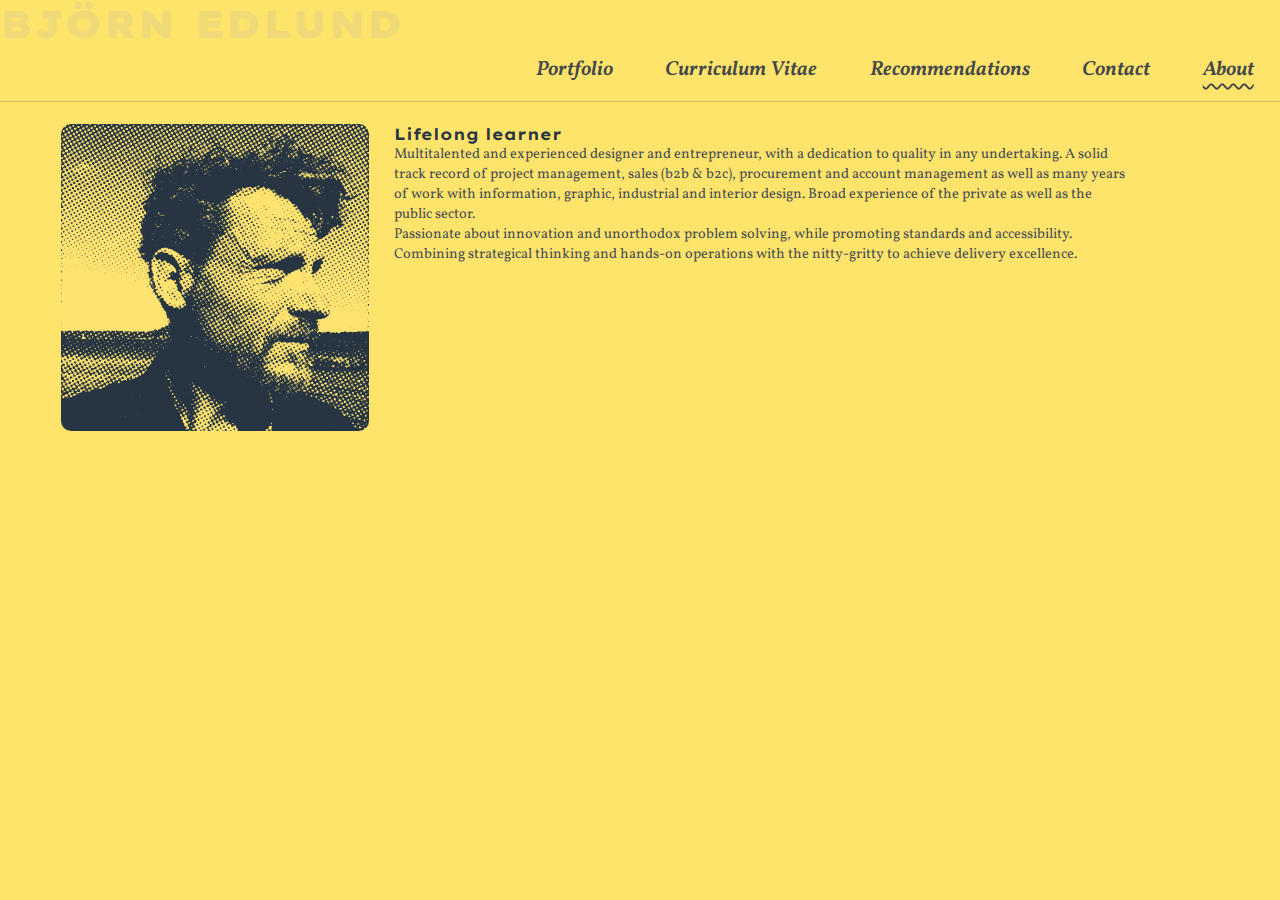
<file: index.html>
<!DOCTYPE html>
<html lang="en">
  <head>
    <link rel="stylesheet" href="css/style.css" />
    <meta charset="UTF-8" />
    <link rel="preconnect" href="https://fonts.googleapis.com" />
    <link rel="preconnect" href="https://fonts.gstatic.com" crossorigin />
    <link
      href="https://fonts.googleapis.com/css2?family=Lexend+Exa:wght@100;200;300;400;500;600;700;800;900&family=Montserrat:ital,wght@0,100;0,200;0,300;0,400;0,500;0,600;0,700;0,800;0,900;1,100;1,200;1,300;1,400;1,500;1,600;1,700;1,800;1,900&family=Vollkorn:ital,wght@0,400;0,500;0,600;0,700;0,800;0,900;1,400;1,500;1,600;1,700;1,800;1,900&display=swap"
      rel="stylesheet"
    />
    <title>ABOUT Björn Edlund</title>
  </head>
  <body>
    <div class="container about-container">
      <header class="header about-header">
        <h2 class="header__h1 about-header__h1">Björn Edlund</h2>
        <h3 class="smallmedia-headline">About</h3>
        <nav class="navbar about-navbar">
          <div class="navbar-foldout-container">
            <input
              class="navbar-menu__button"
              type="checkbox"
              role="button"
              tabindex="0"
              aria-pressed="true"
            />
            <menu class="navbar-menu about-navbar-menu">
              <li class="menu__item">
                <a class="menu__link" href="portfolio.html">Portfolio</a>
              </li>
              <li class="menu__item">
                <a class="menu__link" href="cv.html">Curriculum Vitae</a>
              </li>
              <li class="menu__item">
                <a class="menu__link" href="recommendations.html"
                  >Recommendations</a
                >
              </li>
              <li class="menu__item">
                <a class="menu__link" href="contact.html">Contact</a>
              </li>
              <li class="menu__item">
                <a class="menu__link menu__link_current" href="index.html"
                  >About</a
                >
              </li>
            </menu>
          </div>
        </nav>
      </header>
      <figure class="figure about-figure">
        <div class="hover-box">
          <img class="box__img" src="img/bjorn_ht-b.png" alt="Björn Edlund" />
          <img
            class="box__img_hover"
            src="img/bjorn_ht-b-colour.png"
            alt="Björn Edlund"
          />
        </div>
      </figure>
      <main class="main about-main" id="main-content">
        <section class="main-section about-main-section">
          <h4 class="main__h4 about-main-section__h4">Lifelong learner</h4>
          <p>
            Multitalented and experienced designer and entrepreneur, with a
            dedication to quality in any undertaking. A solid track record of
            project management, sales (b2b & b2c), procurement and account
            management as well as many years of work with information, graphic,
            industrial and interior design. Broad experience of the private as
            well as the public sector. <br />
            Passionate about innovation and unorthodox problem solving, while
            promoting standards and accessibility. Combining strategical
            thinking and hands-on operations with the nitty-gritty to achieve
            delivery excellence.
          </p>

          <!-- <h4 class="main__h4 about-main-section__h4">
            Industrial Designer MFA
          </h4>
          <p>
            Lorem ipsum dolor, sit amet consectetur adipisicing elit.
            <span>Laborum</span> ea quis perspiciatis explicabo doloremque? At
            repellendus ut in, nihil quibusdam ex eaque maiores. Dolores
            voluptatum facilis obcaecati odio, cum animi? Lorem, ipsum dolor sit
            amet consectetur adipisicing elit. Similique, quis delectus,
            consequuntur pariatur aliquam at, reiciendis error deleniti
            accusamus iusto unde vitae quas voluptas nam. Quia placeat
            consectetur quidem fugiat. Lorem ipsum dolor sit amet consectetur
            adipisicing elit. Libero nobis dolorum laboriosam unde, in, labore
            consequuntur tempore commodi, numquam ut iure? Quasi perferendis
            voluptatibus nesciunt iure, et ex iusto quisquam?
          </p> -->
        </section>
      </main>

      <footer class="footer about-footer"></footer>
    </div>
  </body>
</html>
</file>
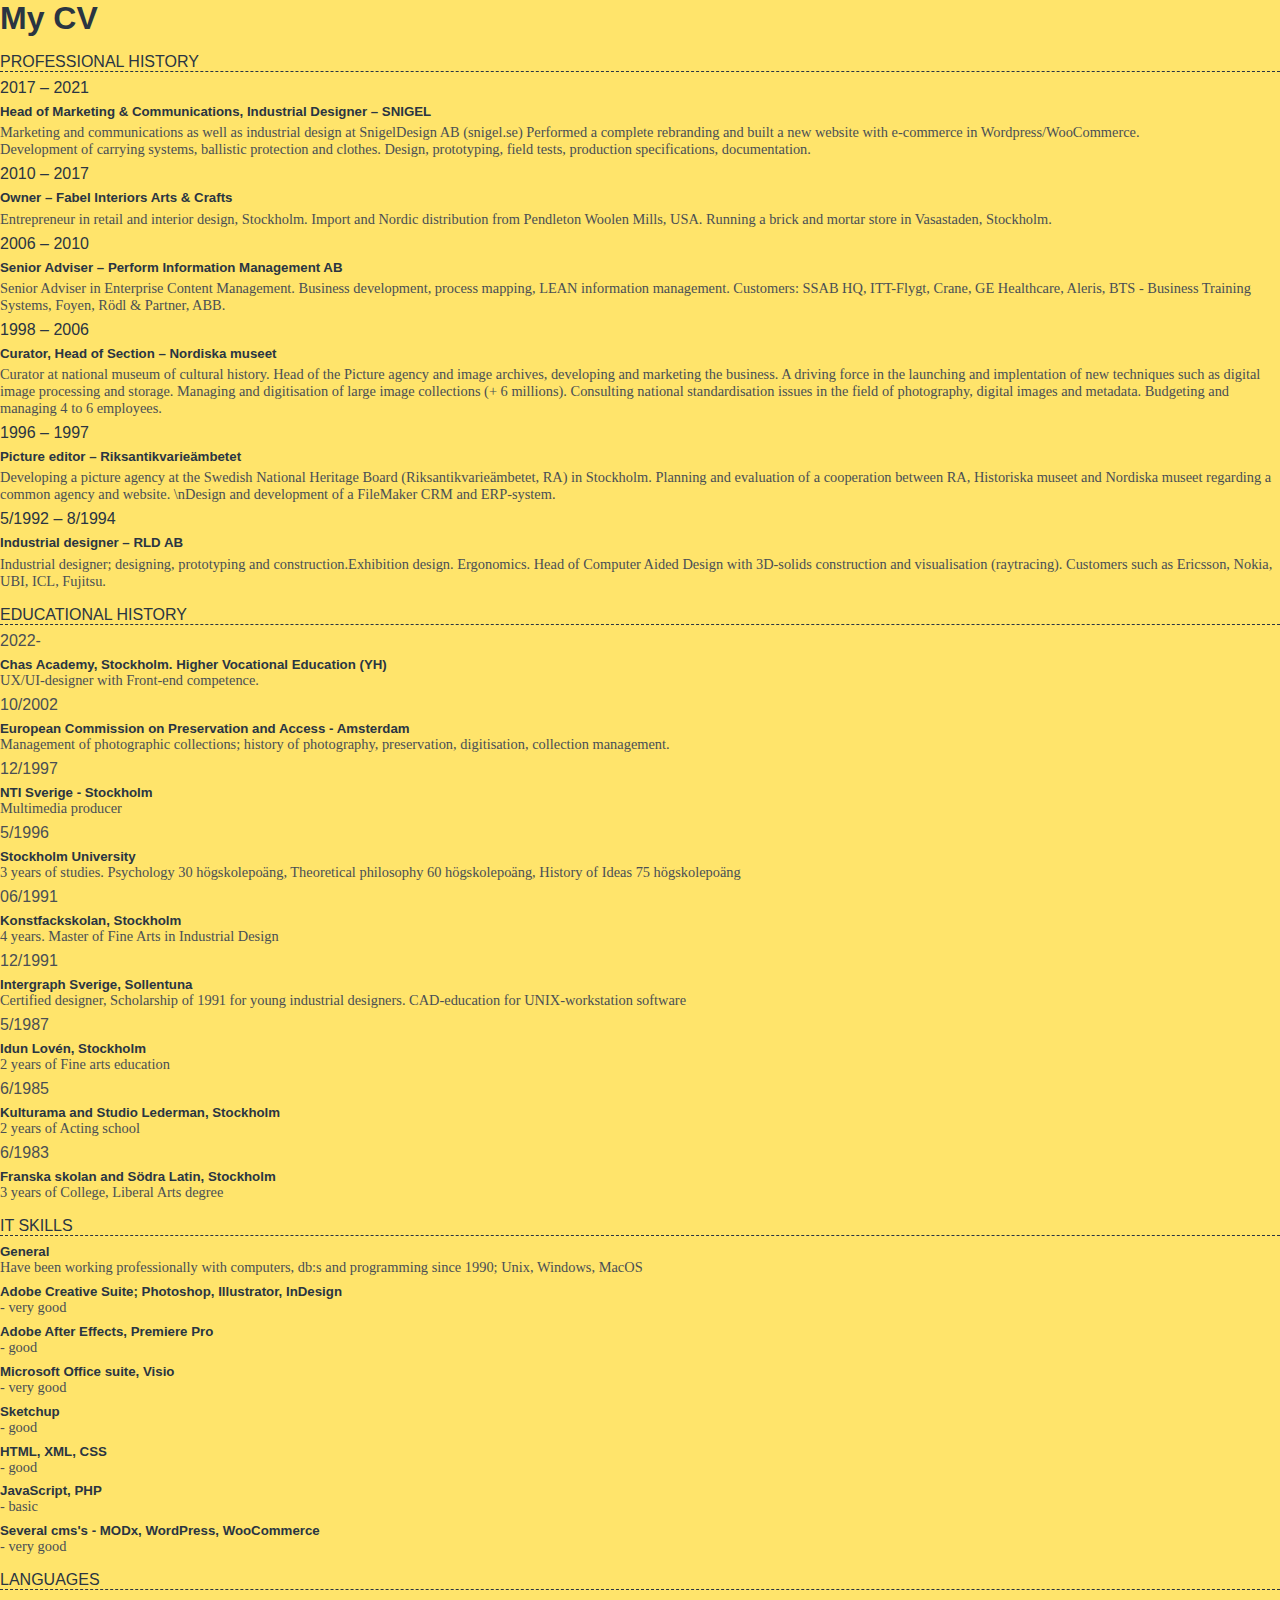
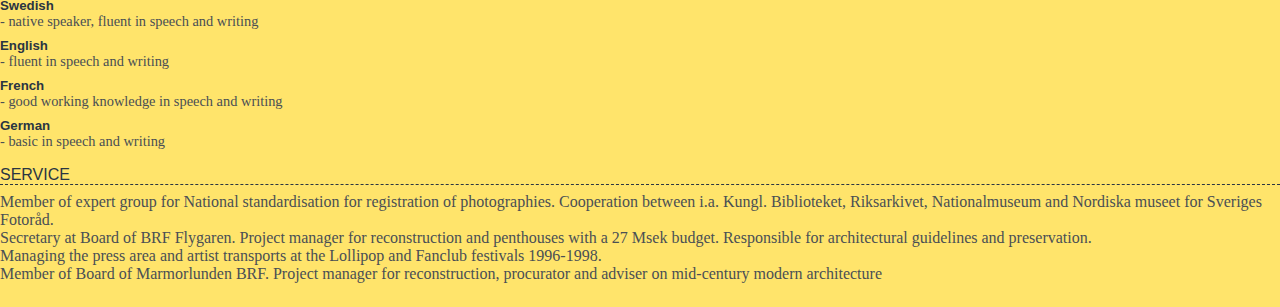
<file: codealong.html>
<!DOCTYPE html>
<html lang="en">
  <head>
    <meta charset="UTF-8" />
    <meta http-equiv="X-UA-Compatible" content="IE=edge" />
    <meta name="viewport" content="width=device-width, initial-scale=1.0" />
    <link rel="stylesheet" href="css/style.css" />
    <title>CV</title>
  </head>
  <body>
    <h1>My CV</h1>
    <h3 class="status">
      Please wait while i fetch CV data
      <div class="lds-ellipsis">
        <div></div>
        <div></div>
        <div></div>
        <div></div>
      </div>
    </h3>

    <section class="myList"></section>
    <script src="js/script.js" defer></script>
  </body>
</html>
</file>
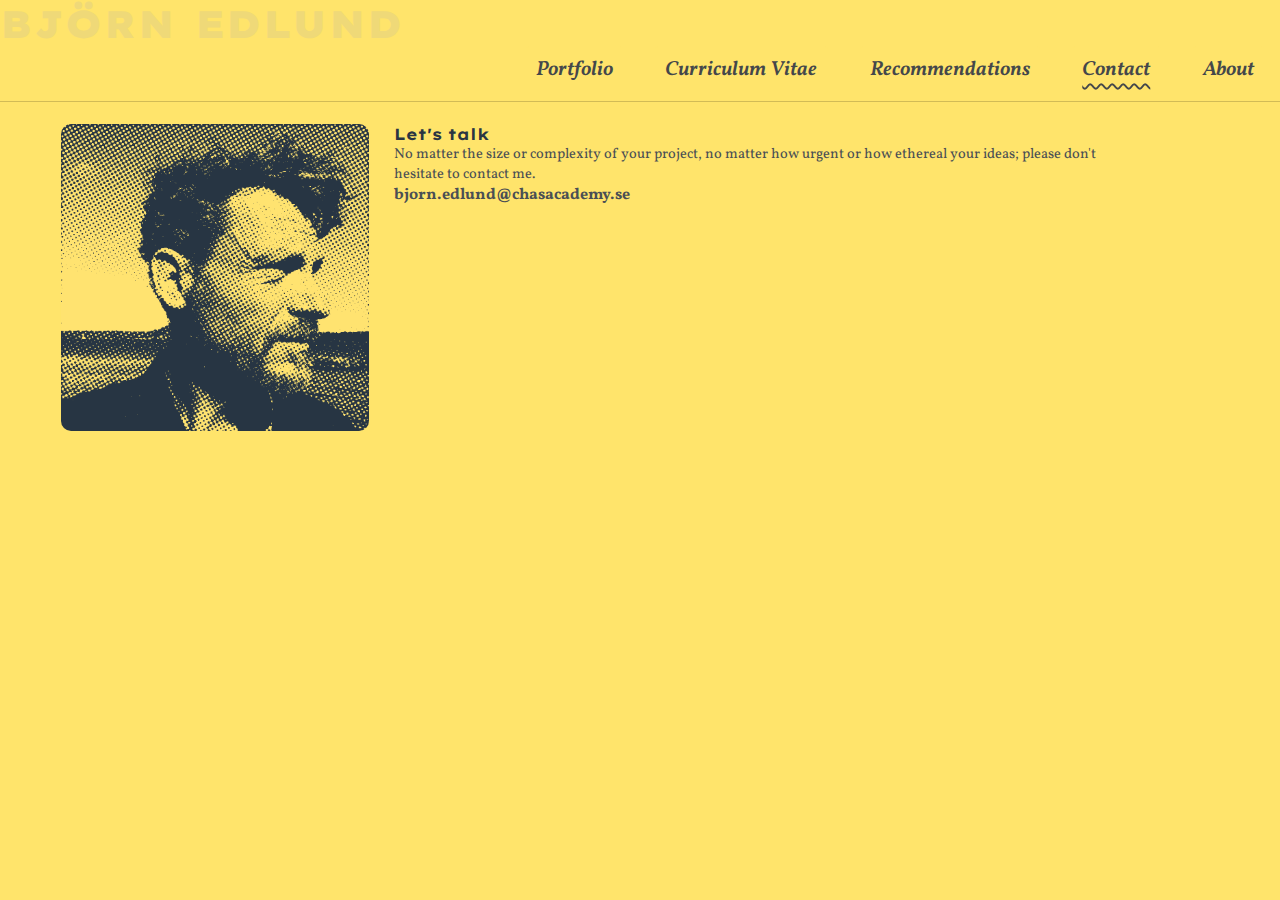
<file: contact.html>
<!DOCTYPE html>
<html lang="en">
  <head>
    <link rel="stylesheet" href="css/style.css" />
    <meta charset="UTF-8" />
    <link rel="preconnect" href="https://fonts.googleapis.com" />
    <link rel="preconnect" href="https://fonts.gstatic.com" crossorigin />
    <link
      href="https://fonts.googleapis.com/css2?family=Lexend+Exa:wght@100;200;300;400;500;600;700;800;900&family=Montserrat:ital,wght@0,100;0,200;0,300;0,400;0,500;0,600;0,700;0,800;0,900;1,100;1,200;1,300;1,400;1,500;1,600;1,700;1,800;1,900&family=Vollkorn:ital,wght@0,400;0,500;0,600;0,700;0,800;0,900;1,400;1,500;1,600;1,700;1,800;1,900&display=swap"
      rel="stylesheet"
    />
    <title>CONTACT Björn Edlund</title>
  </head>
  <body>
    <div class="container contact-container">
      <header class="header contact-header">
        <h1 class="header__h1 contact-header__h1">Björn Edlund</h1>
        <h3 class="smallmedia-headline">Contact</h3>
        <nav class="navbar contact-navbar">
          <div class="navbar-foldout-container">
            <input
              class="navbar-menu__button"
              type="checkbox"
              role="button"
              tabindex="0"
              aria-pressed="true"
            />
            <menu class="navbar-menu contact-navbar-menu">
              <li class="menu__item">
                <a class="menu__link" href="portfolio.html">Portfolio</a>
              </li>
              <li class="menu__item">
                <a class="menu__link" href="cv.html">Curriculum Vitae</a>
              </li>
              <li class="menu__item">
                <a class="menu__link" href="recommendations.html"
                  >Recommendations</a
                >
              </li>
              <li class="menu__item">
                <a class="menu__link menu__link_current" href="contact.html"
                  >Contact</a
                >
              </li>
              <li class="menu__item">
                <a class="menu__link" href="index.html">About</a>
              </li>
            </menu>
          </div>
        </nav>
      </header>
      <figure class="figure contact-figure">
        <div class="hover-box">
          <img class="box__img" src="img/bjorn_ht-b.png" alt="Björn Edlund" />
          <img
            class="box__img_hover"
            src="img/bjorn_ht-b-colour.png"
            alt="Björn Edlund"
          />
        </div>
      </figure>
      <!-- <img src="img/circ2.svg" alt="circles"> -->
      <main class="main contact-main" id="main-content">
        <section class="main-section contact-main-section">
          <h4 class="main__h4 contact-main-section__h4">Let's talk</h4>
          <!-- <p>
            Lorem ipsum dolor sit amet consectetur adipisicing elit. Sunt
            architecto perspiciatis atque nihil repellat ipsa! Maiores corrupti
            blanditiis accusantium sint iste deleniti magnam aliquid velit eius
            id! Expedita, recusandae. Itaque!
          </p> -->
          <p>
            No matter the size or complexity of your project, no matter how
            urgent or how ethereal your ideas; please don't hesitate to contact
            me.
          </p>
          <strong>bjorn.edlund@chasacademy.se</strong>
        </section>
      </main>

      <footer class="footer contact-footer"></footer>
    </div>
  </body>
</html>
</file>
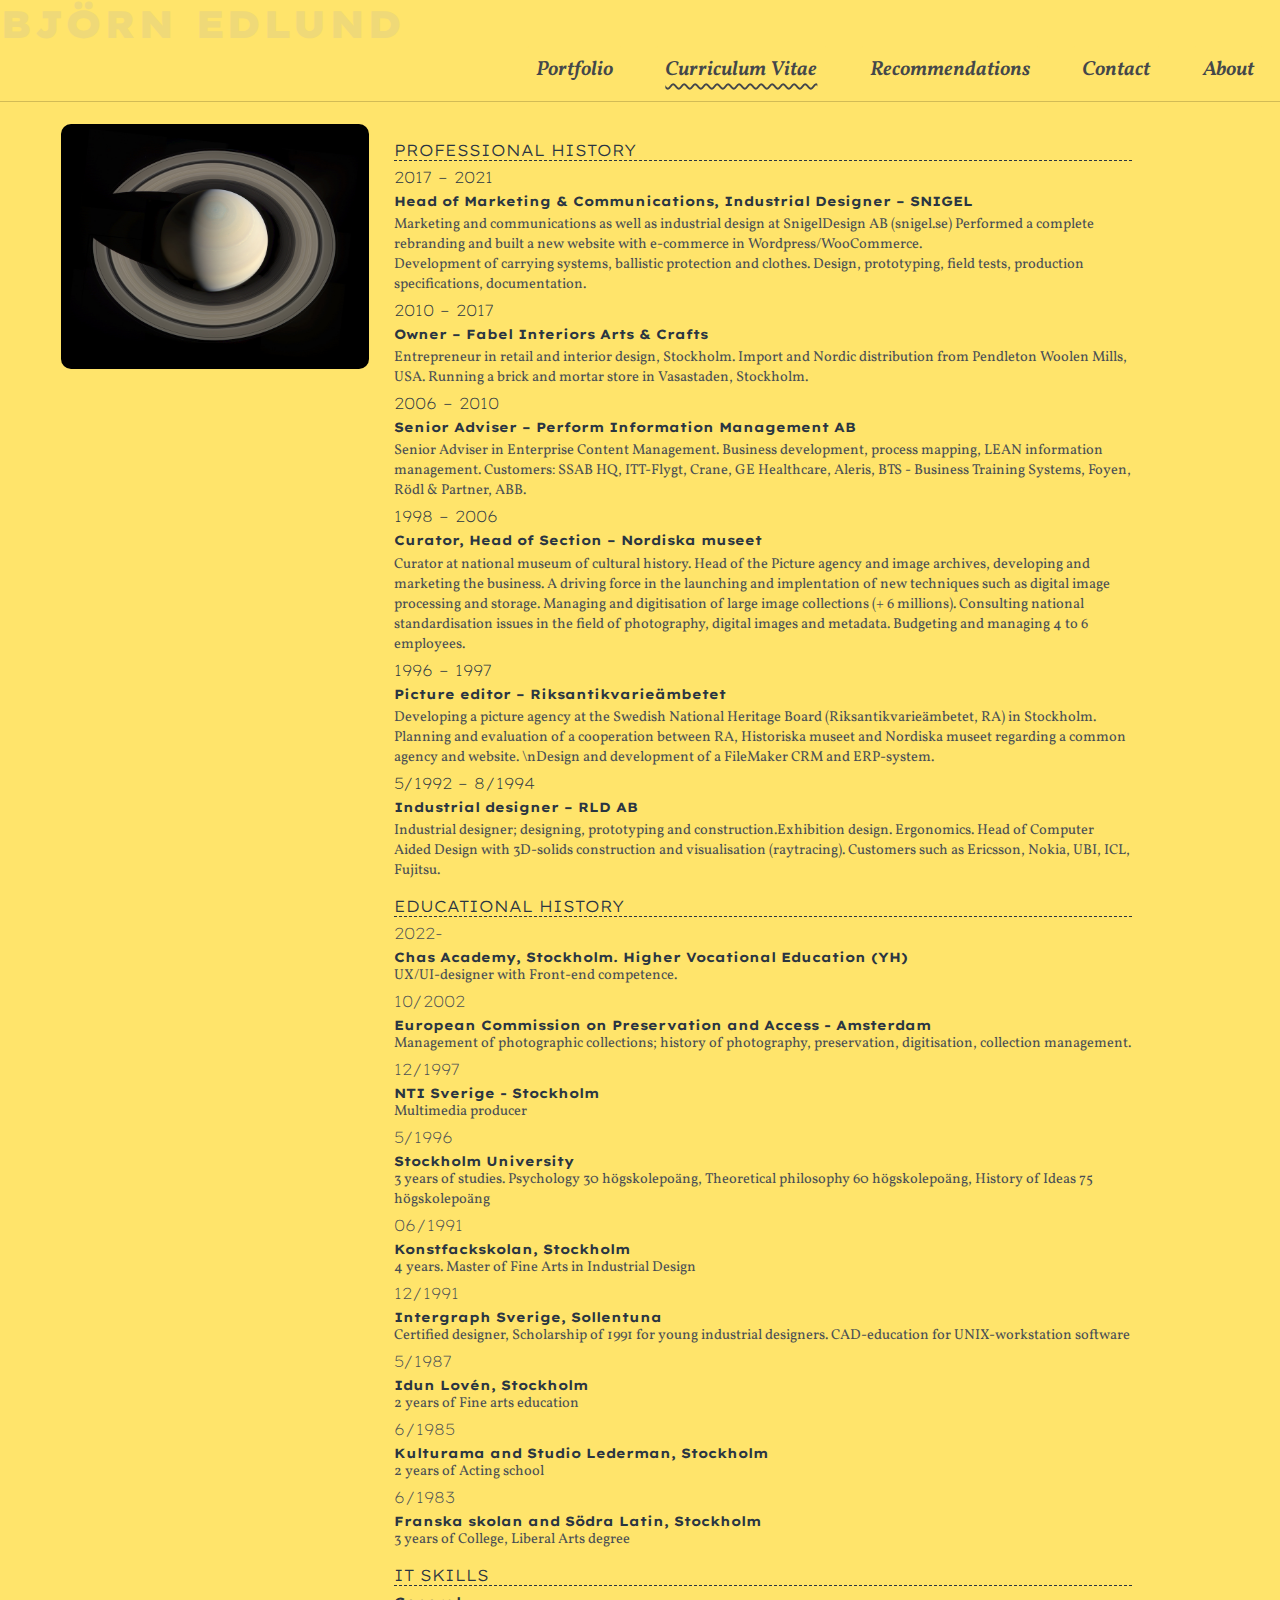
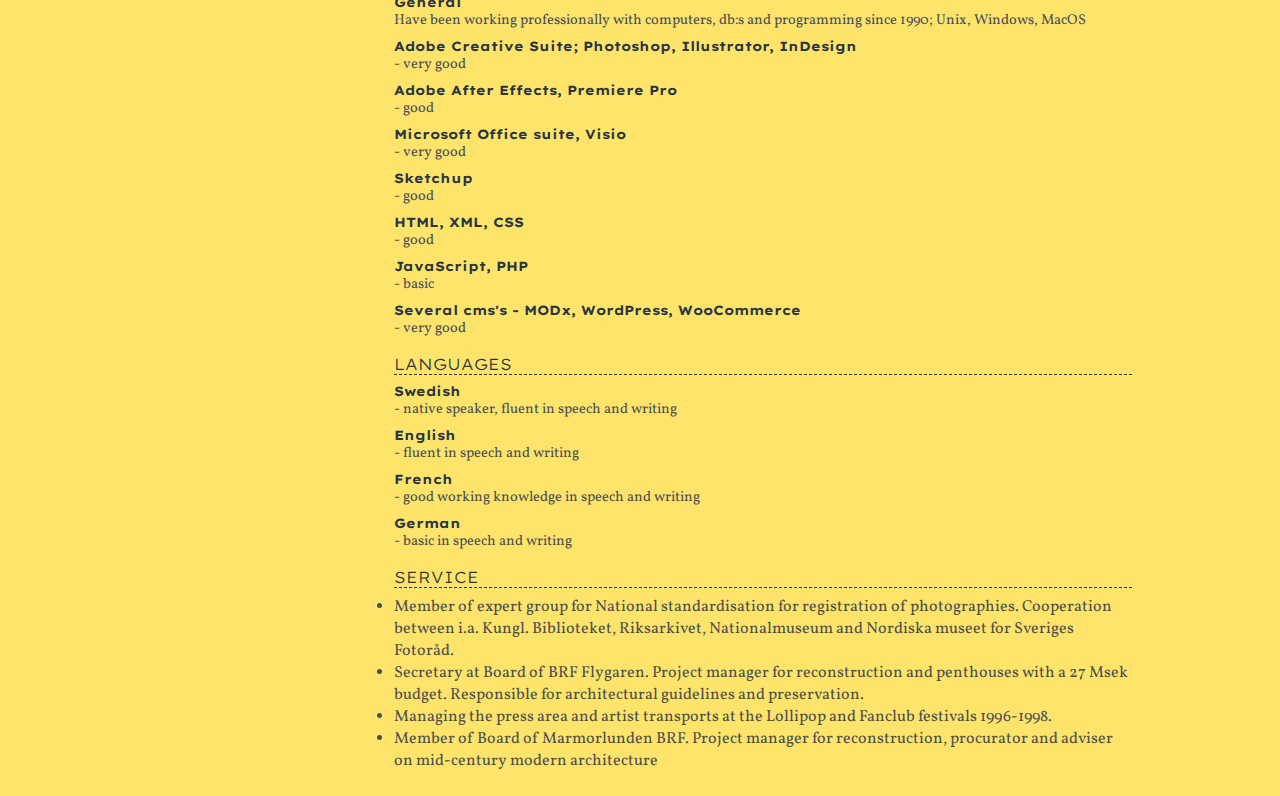
<file: cv.html>
<!DOCTYPE html>
<html lang="en">
  <head>
    <link rel="stylesheet" href="css/style.css" />
    <meta charset="UTF-8" />
    <link rel="preconnect" href="https://fonts.googleapis.com" />
    <link rel="preconnect" href="https://fonts.gstatic.com" crossorigin />
    <link
      href="https://fonts.googleapis.com/css2?family=Lexend+Exa:wght@100;200;300;400;500;600;700;800;900&family=Titillium+Web:ital,wght@0,200;0,300;0,400;0,600;0,700;0,900;1,200;1,300;1,400;1,600;1,700&family=Montserrat:ital,wght@0,100;0,200;0,300;0,400;0,500;0,600;0,700;0,800;0,900;1,100;1,200;1,300;1,400;1,500;1,600;1,700;1,800;1,900&family=Vollkorn:ital,wght@0,400;0,500;0,600;0,700;0,800;0,900;1,400;1,500;1,600;1,700;1,800;1,900&display=swap"
      rel="stylesheet"
    />
    <script src="js/script.js" defer></script>
    <title>CV Björn Edlund</title>
  </head>
  <body>
    <div class="container cv-container">
      <header class="header cv-header">
        <h1 class="header__h1 cv-header__h1">Björn Edlund</h1>
        <h3 class="smallmedia-headline">Curriculum Vitae</h3>
        <nav class="navbar cv-navbar">
          <div class="navbar-foldout-container">
            <input
              class="navbar-menu__button"
              type="checkbox"
              role="button"
              tabindex="0"
              aria-pressed="true"
            />
            <menu class="navbar-menu cv-navbar-menu">
              <li class="menu__item">
                <a class="menu__link" href="portfolio.html">Portfolio</a>
              </li>
              <li class="menu__item">
                <a class="menu__link menu__link_current" href="cv.html"
                  >Curriculum Vitae</a
                >
              </li>
              <li class="menu__item">
                <a class="menu__link" href="recommendations.html"
                  >Recommendations</a
                >
              </li>
              <li class="menu__item">
                <a class="menu__link" href="contact.html">Contact</a>
              </li>
              <li class="menu__item">
                <a class="menu__link" href="index.html">About</a>
              </li>
            </menu>
          </div>
        </nav>
      </header>
      <figure class="figure cv-figure">
        <div class="hover-box">
          <img
            class="box__img"
            src="img/saturn20131017.jpg"
            alt="NASA image of Saturn"
          />
          <img
            class="box__img_hover"
            src="img/saturn20131017.jpg"
            alt="NASA image of Saturn"
          />
        </div>
      </figure>
      <main class="main cv-main" id="main-content">
        <!-- dynamic replacement below. moved js ref to head-->
        <div class="status">
          <span>Please wait, CV data loading</span>
          <div class="lds-ellipsis">
            <div></div>
            <div></div>
            <div></div>
            <div></div>
          </div>
        </div>

        <section class="myList main-section cv-main-section"></section>

        <!-- **** END of DYNAMIC CONTENT -->
      </main>
    </div>
  </body>
</html>
</file>
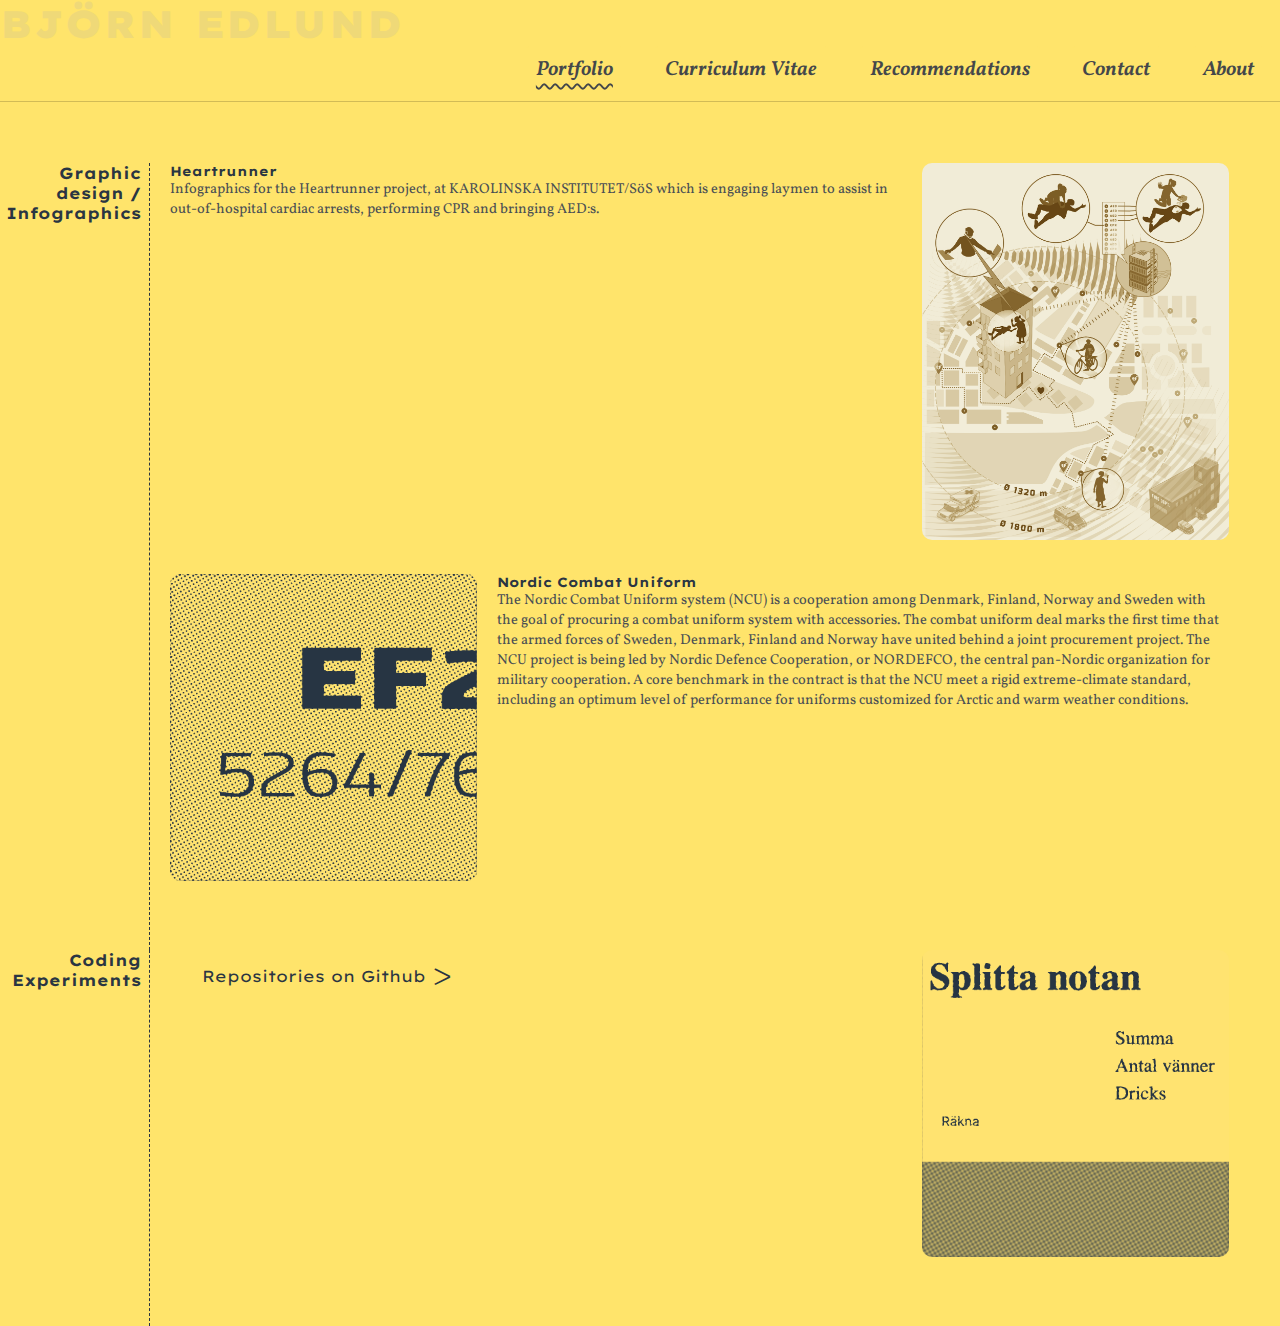
<file: portfolio.html>
<!DOCTYPE html>
<html lang="en">
  <head>
    <link rel="stylesheet" href="css/style.css" />
    <meta charset="UTF-8" />
    <link rel="preconnect" href="https://fonts.googleapis.com" />
    <link rel="preconnect" href="https://fonts.gstatic.com" crossorigin />
    <link
      href="https://fonts.googleapis.com/css2?family=Lexend+Exa:wght@100;200;300;400;500;600;700;800;900&family=Montserrat:ital,wght@0,100;0,200;0,300;0,400;0,500;0,600;0,700;0,800;0,900;1,100;1,200;1,300;1,400;1,500;1,600;1,700;1,800;1,900&family=Vollkorn:ital,wght@0,400;0,500;0,600;0,700;0,800;0,900;1,400;1,500;1,600;1,700;1,800;1,900&display=swap"
      rel="stylesheet"
    />
    <script src="js/github.js" defer></script>
    <title>PORTFOLIO Björn Edlund</title>
  </head>
  <body>
    <div class="container portfolio-container">
      <header class="header portfolio-header">
        <h1 class="header__h1 portfolio-header__h1">Björn Edlund</h1>
        <h3 class="smallmedia-headline">Portfolio</h3>
        <nav class="navbar portfolio-navbar">
          <div class="navbar-foldout-container">
            <input
              class="navbar-menu__button"
              type="checkbox"
              role="button"
              tabindex="0"
              aria-pressed="true"
            />
            <menu class="navbar-menu portfolio-navbar-menu">
              <li class="menu__item">
                <a class="menu__link menu__link_current" href="portfolio.html"
                  >Portfolio</a
                >
              </li>
              <li class="menu__item">
                <a class="menu__link" href="cv.html">Curriculum Vitae</a>
              </li>
              <li class="menu__item">
                <a class="menu__link" href="recommendations.html"
                  >Recommendations</a
                >
              </li>
              <li class="menu__item">
                <a class="menu__link" href="contact.html">Contact</a>
              </li>
              <li class="menu__item">
                <a class="menu__link" href="index.html">About</a>
              </li>
            </menu>
          </div>
        </nav>
      </header>
      <div class="wrapper">
        <main class="main portfolio-main" id="main-content">
          <section class="main-section portfolio-main-section">
            <header class="portfolio-section-header">
              <h4 class="section__h4 portfolio-section__h4">
                Graphic design / Infographics
              </h4>
            </header>

            <div class="portfolio-articles">
              <article class="portfolio-main-article_odd">
                <figure>
                  <div class="hover-box">
                    <img
                      class="box__img"
                      src="img/Hrunner-state2_v-sepia.png"
                      alt="Heartrunner infographics"
                    />
                    <img
                      class="box__img_hover"
                      src="img/Hrunner-state2_v4.png"
                      alt="Heartrunner infographics"
                    />
                  </div>
                </figure>

                <div>
                  <h5>Heartrunner</h5>
                  <p>
                    Infographics for the Heartrunner project, at KAROLINSKA
                    INSTITUTET/SöS which is engaging laymen to assist in
                    out-of-hospital cardiac arrests, performing CPR and bringing
                    AED:s.
                  </p>
                </div>
              </article>
              <article class="portfolio-main-article_even">
                <figure>
                  <div class="hover-box">
                    <img
                      class="box__img"
                      src="img/NCU-clip_yellow-ht.png"
                      alt="Heartrunner infographics"
                    />
                    <img
                      class="box__img_hover"
                      src="img/NCU_measures.png "
                      alt="Heartrunner infographics"
                    />
                  </div>
                </figure>
                <div>
                  <h5>Nordic Combat Uniform</h5>
                  <p>
                    The Nordic Combat Uniform system (NCU) is a cooperation
                    among Denmark, Finland, Norway and Sweden with the goal of
                    procuring a combat uniform system with accessories. The
                    combat uniform deal marks the first time that the armed
                    forces of Sweden, Denmark, Finland and Norway have united
                    behind a joint procurement project. The NCU project is being
                    led by Nordic Defence Cooperation, or NORDEFCO, the central
                    pan-Nordic organization for military cooperation. A core
                    benchmark in the contract is that the NCU meet a rigid
                    extreme-climate standard, including an optimum level of
                    performance for uniforms customized for Arctic and warm
                    weather conditions.
                  </p>
                </div>
              </article>
            </div>
          </section>

          <!-- <section class="main-section portfolio-main-section">
            <header class="portfolio-section-header">
              <h4 class="section__h4 portfolio-section__h4">Branding</h4>
            </header>

            <div class="portfolio-articles">
              <article class="portfolio-main-article_odd">
                <figure>
                  <div class="hover-box">
                    <img
                      class="box__img"
                      src="img/Hrunner-state2_v-sepia.png"
                      alt="Heartrunner infographics"
                    />
                    <img
                      class="box__img_hover"
                      src="img/Hrunner-state2_v4.png"
                      alt="Heartrunner infographics"
                    />
                  </div>
                </figure>

                <div>
                  <h5>Heartrunner</h5>
                  <p>
                    Infographics for the Heartrunner project, at KAROLINSKA
                    INSTITUTET/SöS which is engaging laymen to assist in
                    out-of-hospital cardiac arrests, performing CPR and bringing
                    AED:s.
                  </p>
                </div>
              </article>
              <article class="portfolio-main-article_even">
                <figure>
                  <div class="hover-box">
                    <img
                      class="box__img"
                      src="img/NCU_measures.png"
                      alt="Heartrunner infographics"
                    />
                    <img
                      class="box__img_hover"
                      src="img/NCU_measures.png "
                      alt="Heartrunner infographics"
                    />
                  </div>
                </figure>
                <div>
                  <h5>Nordic Combat Uniform</h5>
                  <p>
                    The Nordic Combat Uniform system (NCU) is a cooperation
                    among Denmark, Finland, Norway and Sweden with the goal of
                    procuring a combat uniform system with accessories. The
                    combat uniform deal marks the first time that the armed
                    forces of Sweden, Denmark, Finland and Norway have united
                    behind a joint procurement project. The NCU project is being
                    led by Nordic Defence Cooperation, or NORDEFCO, the central
                    pan-Nordic organization for military cooperation. A core
                    benchmark in the contract is that the NCU meet a rigid
                    extreme-climate standard, including an optimum level of
                    performance for uniforms customized for Arctic and warm
                    weather conditions.
                  </p>
                </div>
              </article>
            </div>
          </section> -->
          <section class="main-section portfolio-main-section">
            <header class="portfolio-section-header">
              <h4 class="section__h4 portfolio-section__h4">
                Coding Experiments
              </h4>
            </header>

            <div class="portfolio-articles">
              <article class="portfolio-main-article_odd">
                <figure>
                  <a
                    href="https://github.com/eddygrove/split_the_bill"
                    target="_blank"
                  >
                    <div class="hover-box">
                      <img
                        class="box__img"
                        src="img/split-bill_yellow-ht.png"
                        alt="Split-the-Bill screenshot"
                      />
                      <img
                        class="box__img_hover"
                        src="img/split-bill-ht.png"
                        alt="Heartrunner infographics"
                      />
                    </div>
                  </a>
                </figure>

                <div>
                  <button class="portfolio-list__button" id="btn">
                    Repositories on Github
                  </button>
                  <div id="gitRepos" class="undisplay-element">
                    <span class="status"
                      >Please wait, loading repository data</span
                    >
                    <div class="lds-ellipsis">
                      <div></div>
                      <div></div>
                      <div></div>
                      <div></div>
                    </div>
                  </div>
                </div>
              </article>
            </div>
          </section>
          <!-- </div> -->
          <!-- 
        <h4 class="section__h4 portfolio-section__h4">Branding</h4>
        ERA <br />
        Perform <br />
        Waterfront <br />
        Fabel <br />
        Hoffmans <br />
        Snigel <br />
        Kilen <br />

        <h4 class="section__h4 portfolio-section__h4">industrial design</h4>
        <p>
          RAÄ <br />
          Atlet <br />
          ABB Robotics <br />
          Ultraljud <br />
          Sandvik Hand Tools <br />
          Fujitsu <br />
          UBI <br />
          Ericsson (AXE-N) <br />
          Ericsson MD <br />
          SNIGEL <br />
        </p>

        <h4 class="section__h4 portfolio-section__h4">Databases and Archives</h4>
        <p>
          Era/RAÄ <br />
          TILDE <br />
          …? <br />
        </p>

        <h4 class="section__h4 portfolio-section__h4">Standards Metadata</h4>
        <p>
          Dataelementkatalogen <br />
          ITT Flygt XML-DITA <br />
        </p>
        <h4 class="section__h4 portfolio-section__h4">Information Management</h4>
        <p>
          LEAN <br />
          Agile <br />
        </p>

        <h4 class="section__h4 portfolio-section__h4">Architecture</h4>
        <p>
          Flygaren <br />
          Steninge <br />
          Skaftö <br />
          Kilen <br />
          Norskt golv <br />
          Marmorlunden <br />
        </p>
        <h4 class="section__h4 portfolio-section__h4">Web</h4> -->
          <!-- </section> -->
        </main>
      </div>
      <!-- <footer class="footer portfolio-footer"></footer> -->
    </div>
  </body>
</html>
</file>
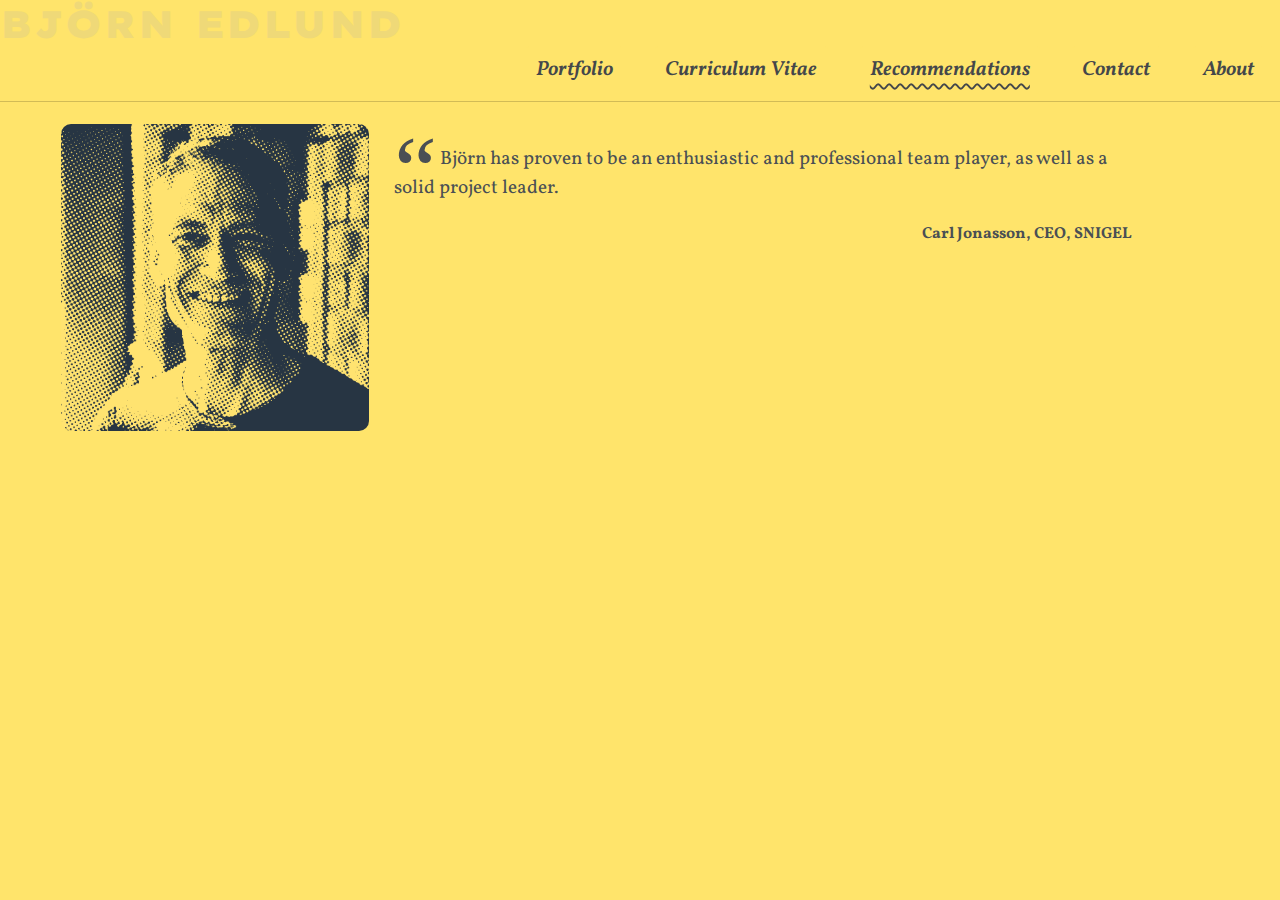
<file: recommendations.html>
<!DOCTYPE html>
<html lang="en">
  <head>
    <link rel="stylesheet" href="css/style.css" />
    <meta charset="UTF-8" />
    <link rel="preconnect" href="https://fonts.googleapis.com" />
    <link rel="preconnect" href="https://fonts.gstatic.com" crossorigin />
    <link
      href="https://fonts.googleapis.com/css2?family=Lexend+Exa:wght@100;200;300;400;500;600;700;800;900&family=Montserrat:ital,wght@0,100;0,200;0,300;0,400;0,500;0,600;0,700;0,800;0,900;1,100;1,200;1,300;1,400;1,500;1,600;1,700;1,800;1,900&family=Vollkorn:ital,wght@0,400;0,500;0,600;0,700;0,800;0,900;1,400;1,500;1,600;1,700;1,800;1,900&display=swap"
      rel="stylesheet"
    />
    <title>RECOMMENDATIONS Björn Edlund</title>
  </head>
  <body>
    <div class="container recs-container">
      <header class="header recs-header">
        <h1 class="header__h1 recs-header__h1">Björn Edlund</h1>
        <h3 class="smallmedia-headline">Recommendations</h3>

        <nav class="navbar recs-navbar">
          <div class="navbar-foldout-container">
            <input
              class="navbar-menu__button"
              type="checkbox"
              role="button"
              tabindex="0"
              aria-pressed="true"
            />
            <menu class="navbar-menu recs-navbar-menu">
              <li class="menu__item">
                <a class="menu__link" href="portfolio.html">Portfolio</a>
              </li>
              <li class="menu__item">
                <a class="menu__link" href="cv.html">Curriculum Vitae</a>
              </li>
              <li class="menu__item">
                <a
                  class="menu__link menu__link_current"
                  href="recommendations.html"
                  >Recommendations</a
                >
              </li>
              <li class="menu__item">
                <a class="menu__link" href="contact.html">Contact</a>
              </li>
              <li class="menu__item">
                <a class="menu__link" href="index.html">About</a>
              </li>
            </menu>
          </div>
        </nav>
      </header>
      <figure class="figure recs-figure">
        <div class="hover-box">
          <img
            class="box__img"
            src="img/Carl_Jonasson_ht-b.png"
            alt="Carl Jonasson"
          />
          <img
            class="box__img_hover"
            src="img/Carl_Jonasson_ht-colour.png"
            alt="Carl Jonasson"
          />
        </div>
      </figure>

      <main class="main recs-main" id="main-content">
        <section class="main-section recs-main-section">
          <br />
          <blockquote>
            <p>
              Björn has proven to be an enthusiastic and professional team
              player, as well as a solid project leader.
            </p>
          </blockquote>
          <br />

          <div class="referee"><strong>Carl Jonasson, CEO, SNIGEL</strong></div>
        </section>
      </main>

      <footer class="footer recs-footer"></footer>
    </div>
  </body>
</html>
</file>
<file: css/style.css>
/*-------------------*\
  #GLOBAL SETTINGS
\*-------------------*/

*,
*::before,
*::after {
  box-sizing: border-box;
  margin: 0;
  padding: 0;
}

body {
  font-family: "Vollkorn", Georgia, Times, "Times New Roman", serif;
  color: #4a4f54;
  background-color: #ffe46b;

  /* background-image: url(../img/circ2_a.svg);
    background-repeat: no-repeat;
    background-size: auto 120vh; */
}

p {
  font-size: clamp(0.7rem, 0.9rem, 1.3rem);
}

h1,
h2,
h3,
h4,
h5,
h6 {
  color: #2a3542;
  font-family: "Lexend Exa", "Montserrat", Verdana, Geneva, Tahoma, sans-serif;
}
/* h4 {
  font-size: clamp(1rem, 1.4rem, 1.6rem);
}
h5 {
  font-size: clamp(1rem, 1.1rem, 1.5rem);
} */

hr {
  border: 0;
  border-bottom: 1px dashed #2a3542;
}

/* to honour "/n"-style line breaks from json files (breaks grid!)*/
/* .myList > * p {
  white-space: pre;
} */

/*-------------------*\
  #ANIMATED LOADER
\*-------------------*/

.lds-ellipsis {
  display: inline-block;
  position: relative;
  width: 80px;
  height: 8px;
}
.lds-ellipsis div {
  position: absolute;
  width: 7px;
  height: 7px;
  border-radius: 50%;
  background: #4a4f54;
  animation-timing-function: cubic-bezier(0, 1, 1, 0);
}
.lds-ellipsis div:nth-child(1) {
  left: 8px;
  animation: lds-ellipsis1 0.6s infinite;
}
.lds-ellipsis div:nth-child(2) {
  left: 8px;
  animation: lds-ellipsis2 0.6s infinite;
}
.lds-ellipsis div:nth-child(3) {
  left: 32px;
  animation: lds-ellipsis2 0.6s infinite;
}
.lds-ellipsis div:nth-child(4) {
  left: 56px;
  animation: lds-ellipsis3 0.6s infinite;
}
@keyframes lds-ellipsis1 {
  0% {
    transform: scale(0);
  }
  100% {
    transform: scale(1);
  }
}
@keyframes lds-ellipsis3 {
  0% {
    transform: scale(1);
  }
  100% {
    transform: scale(0);
  }
}
@keyframes lds-ellipsis2 {
  0% {
    transform: translate(0, 0);
  }
  100% {
    transform: translate(24px, 0);
  }
}

/*-------------------*\
  #PAGE CONTAINERS
\*-------------------*/

.about-container,
.container {
  display: grid;
  gap: 2vw;
  grid-template-columns: 3fr 6fr 1fr;
  grid-template-rows: 98px 70vh 1fr;
}

.portfolio-container {
  display: grid;
  gap: 0.8em;
  grid-template-columns: auto 1fr 2fr 1fr auto;
  grid-template-rows: 150px auto;
}

/* wrapper to help main area from disappearing under sticky header when in flex display  */

/*-------------------*\
  #HEADERS
\*-------------------*/

.about-header,
.header {
  grid-column: 1 / 4;
  grid-row: 1 / 2;
  position: sticky;
  top: 0;
  height: 8vw;
  width: 100%;
  z-index: 200;
}

.about-header__h1,
.header__h1 {
  color: #efd978;
  font-size: clamp(3vw, 2.4rem, 7vw);
  font-weight: 900;
  text-transform: uppercase;
  letter-spacing: 0.05em;
  background-color: rgb(255, 228, 107);
}

/* headline when navbar menu is collapsed in e.g. mobile */
.smallmedia-headline {
  display: none;
}
/****** PORTFOLIO ******/
.portfolio-header {
  grid-column: 1 / 6;
}

.portfolio-header__h1 {
}

/*-------------------*\
  #NAVIGATION
\*-------------------*/

.navbar,
.about-navbar {
  padding: 0 0 0 25px;
  display: flex;
  justify-content: flex-end;
  background-color: #ffe46b;
  border-bottom: #d2bb56 solid 1px;
}

.navbar-menu,
.about-navbar-menu {
  display: flex;
  flex-wrap: wrap;
  justify-content: flex-end;
  list-style: none;
  line-height: 0.8em;
}

.menu__item {
  text-align: right;
  /* padding-left: .5em; */
  padding: 0 1em 0.5em 1em;

  /* background-color: lightsalmon; */
}

.menu__link {
  color: #44474a;
  /* vw units for graceful shrinking */
  font-size: clamp(1rem, 1.6vw, 1.7vw);
  font-weight: 600;
  font-style: italic;
  text-decoration: none;
  padding: 0.5em;
  line-height: 2.2em;
  background: #ffe46b;
  cursor: pointer;
  border-radius: 5px;
  box-shadow: 0px 0px 0px 0px #44474a;
  transition: box-shadow 0.2s linear;
  /* margin: 0.5em; */
}

/* hover and active effects on links in menu */
.menu__link:hover {
  box-shadow: 0px 0px 3px 3px #44474a;
}

.menu__link:active {
  color: #f32525;
}

/* disabling these hover and active effects on link serving as the current page title */
.menu__link_current:hover {
  box-shadow: none;
}

.menu__link_current:active {
  color: currentColor;
}

/* styling the link serving as the current page title */
.menu__link_current {
  text-decoration: underline;
  text-decoration-style: wavy;
  text-decoration-thickness: 0.1em;
  text-underline-offset: 0.4em;
}

/*-------------------*\
  #FOLD OUT MENU SMALL SCREENS
\*-------------------*/
/* hamburger menu following Temani Afif on https://codepen.io/t_afif/pen/yLpWBrz */

.navbar-menu__button {
  --s: 5px; /* control the hamburger size */
  border: none;
  background: none;
  padding: 0;
  margin: calc(2 * var(--s)) 0;
  cursor: pointer;
  height: var(--s);
  aspect-ratio: 5/1;
  border-radius: 100px;
  display: inline-block;
  position: relative;
  transition: 0.5s;
  box-shadow: 0 calc(2 * var(--s)) 0 #000, 0 calc(-2 * var(--s)) 0 #000;
  -webkit-appearance: none;
  -moz-appearance: none;
  appearance: none;
}
.navbar-menu__button:before,
.navbar-menu__button:after {
  content: "";
  position: absolute;
  inset: calc(-2 * var(--s)) 0;
  transition: 0.4s;
  background: radial-gradient(farthest-side, #000 98%, #0000) 0 / var(--s)
      var(--s) repeat-x,
    linear-gradient(#000 0 0) 50% / calc(100% - var(--s)) var(--s) no-repeat;
}

.navbar-menu__button:focus-visible {
  outline: none;
}

.navbar-menu__button:focus-visible::before {
  outline: 1px solid;
  outline-offset: 5px;
}

.navbar-menu__button:hover {
  box-shadow: 0 calc(1.6 * var(--s)) 0 #000, 0 calc(-1.6 * var(--s)) 0 #000;
}

.navbar-menu__button:checked {
  box-shadow: 0 calc(6 * var(--s)) 0 #0000, 0 calc(-6 * var(--s)) 0 #0000;
}

.navbar-menu__button:checked::before,
.navbar-menu__button:checked::after {
  transform: rotate(45deg);
  transition: 0.6s 0.1s;
}

.navbar-menu__button:checked::after {
  transform: rotate(-45deg);
}

/* hide while on wider @media */
.navbar-menu__button {
  display: none;
}

/*-------------------*\
  #FIGURE
\*-------------------*/

.about-figure,
.figure {
  grid-column: 1 / 2;
  grid-row: 2 / 3;
  justify-self: end; /* justifies the figure- within the grid area - to the right, adjacent to the main section  */
  /* padding-top: 3em; */
  /* background-color:blueviolet; */
}

.hover-box {
  position: relative;
  width: clamp(16vw, 24vw, 80vw);
  /* width: 300px; */
  display: inline-block;
  overflow: hidden;
}

.box__img,
.box__img_hover {
  width: 100%;
  border-radius: 10px;
}

.box__img {
  transition: all linear 0.4s;
}

.box__img_hover {
  position: absolute;
  top: 0;
  left: 0;
  opacity: 0;
  transition: all linear 0.4s;
}

.hover-box:hover img {
  opacity: 0;
}

.hover-box:hover img.box__img_hover {
  opacity: 1;
}

/*-------------------*\
  #MAINS
\*-------------------*/

.main {
  grid-column: 2 / 3;
  /* padding: 2em; */
}

/* Add quotation character before quote */
blockquote:before {
  font: 14px/20px italic Times, serif;
  content: "“";
  font-size: 6em;
  line-height: 0.1em;
  vertical-align: -0.4em;
}
blockquote p {
  display: inline;
  font-size: 1.2em;
}

.referee {
  text-align: right;
}

/****** CV ******/
.cv-main-section__h4 {
  font-weight: 300;
  text-transform: uppercase;
  padding: 1em 0 0 0;
}
.cv-section-years__h6 {
  font-size: 1em;
  font-weight: 200;
  line-height: 2em;
}

.cv-section__h5 {
  padding: 0 0 0.4em 0;
}

.cv-edu-exam {
  font-size: 1em;
  font-weight: 200;
  line-height: 2em;
  font-family: "Lexend Exa", "Montserrat", Verdana, Geneva, Tahoma, sans-serif;
}

.cv-edu-general {
  font-family: "Lexend Exa", "Montserrat", Verdana, Geneva, Tahoma, sans-serif;
  font-size: 0.83em;
  font-weight: bold;
  padding: 0.6em 0 0 0;
}

.cv-service__ul {
  padding: 0.5em 0 0 0;
}

/****** PORTFOLIO ******/
.portfolio-main-section {
  display: grid;
  grid-template-columns: 150px auto;
  gap: 20px;
}

.portfolio-section-header {
  /* width: 180px; */
  text-align: right;
  border-right: #2a3542 dashed 1px;
  padding: 0 8px 0 0;
}

.portfolio-articles {
  display: flex;
  flex-direction: column;
  padding-bottom: 55px;
  gap: 20px;
}

.portfolio-main-article_odd {
  display: flex;
  flex-direction: row-reverse;
  justify-content: space-between;
  gap: 20px;
}

.portfolio-main-article_even {
  display: flex;
  flex-direction: row;
  gap: 20px;
}

.gitHub-repo__li {
  list-style: none;
  color: #2a3542;
  font-family: "Lexend Exa", "Montserrat", Verdana, Geneva, Tahoma, sans-serif;
}

.portfolio-list__button {
  background-color: #0000; /* Green */
  border: none;
  color: #2a3542;
  padding: 16px 32px;
  text-align: left;
  text-decoration: none;
  display: inline-block;
  font-size: 16px;
  /* margin: 4px 2px; */
  /* transition-duration: 0.4s; */
  cursor: pointer;
  font-family: "Lexend Exa", "Montserrat", Verdana, Geneva, Tahoma, sans-serif;
}

.portfolio-list__button:after {
  content: ">";
  color: #2a3542;
  font-weight: 200;
  font-size: 2.3em;
  line-height: 0.1em;
  vertical-align: -0.1em;
  /* border: 2px solid #4caf50; */
}

.portfolio-list__button:hover,
.portfolio-list__button:hover:after {
  color: #f32525;
}

.portfolio-list__button_clicked:after,
.portfolio-list__button_clicked:hover:after {
  content: ":";
  font-size: 16px;
  font-weight: 400;
  line-height: normal;
  vertical-align: 0px;
}

/*-------------------*\
  #FOOTER   
\*-------------------*/

.footer {
  grid-column: 1 / 4;
  grid-row: 3 / 4;
  min-height: 100px;
  bottom: 0;
  position: fixed;
  background-color: cadetblue;
}

/*-------------------*\
  #MEDIA QUERIES
\*-------------------*/

@media screen and (max-width: 767px) {
  /* LAYOUT IN MOBILE */

  .about-container,
  .container {
    /* gap: 0.8em;
    grid-template-columns: 1fr 2fr;
    grid-auto-rows: auto; */
    display: flex;
    flex-direction: column;
  }

  .header {
    height: 20vw;
  }

  /* FIGURE IN MOBILE */

  .about-figure,
  .figure {
    display: flex;
    flex-direction: column;
  }

  .hover-box {
    align-self: center;
  }

  /* .about-figure__img,
  .cv-figure__img,
  .portfolio-figure__img {
    width: clamp(80px, 40vw, 600px);
  } */

  /* .about-figure-section,
  .figure-section {
    display: flex;
    justify-content: center;
  } */

  /* MAIN IN MOBILE */

  .main {
    grid-column: 1 / 3;
    grid-row: 3 / 4;
    justify-self: center;
  }

  .about-main-section,
  .main-section {
    padding: 0 5vw;
  }

  .main-section-block {
    flex-direction: column;
    align-content: center;
  }

  .footer {
    grid-column: 1 / 4;
    grid-row: 4 / 5;
    min-height: 4em;
    /* background-color: cadetblue; */
  }

  /****** PORTFOLIO-MAIN IN MOBILE ******/
  .wrapper {
    padding-top: 24vw;
  }

  .portfolio-main-section {
    display: flex;
    flex-direction: column;
    align-items: center;
  }

  .portfolio-section-header {
    /* width: 180px; */
    text-align: center;
    border-right: none;
    padding: 0 0 8px 0;
    border-bottom: #2a3542 dashed 1px;
  }

  .portfolio-articles {
    /* display: flex; */
    flex-direction: column;
    align-items: center;
    gap: 20px;
  }

  .portfolio-main-article_odd {
    /* display: flex; */
    flex-direction: column;
    align-items: center;
    gap: 20px;
  }

  .portfolio-main-article_even {
    /* display: flex; */
    flex-direction: column;
    align-items: center;
    gap: 20px;
  }

  /* .portfolio-main {
    grid-column: 2 / 5;
    gap: 0.8em;
    grid-template-columns: repeat(10, 1fr);
  }

  .portfolio-section-header {
    grid-column: 1/3;
  }

  .portfolio-main-project_odd {
    grid-column: 3/7;
  }

  .portfolio-figure_odd {
    grid-column: 7/10;
    justify-self: center;
  }

  .portfolio-figure_even {
    grid-column: 3/6;
    justify-self: center;
  }

  .portfolio-main-project_even {
    grid-column: 6/10;
  } */

  /* NAVIGATION IN MOBILE */

  .smallmedia-headline {
    margin: 0 auto;
    text-align: center;
    display: block;
    height: 2em;
    background: #ffe46b;
  }

  .navbar-foldout-container {
    border-radius: 10px;
    background-color: rgb(240, 255, 255, 0.9);
  }

  .navbar-foldout-container:has(input:not(:checked)) {
    background-color: #0000;
  }

  .navbar-menu__button {
    margin-left: auto;
  }

  .navbar-menu {
    display: none;
  }

  .navbar,
  .navbar-menu__button {
    display: grid;
    /* z-index: 3; */
    background-color: rgba(0, 0, 0, 0);
  }

  .navbar {
    border-bottom: none;
  }

  .navbar-menu__button {
    margin-right: 5px;
  }

  .navbar-menu__button:checked + menu {
    display: flex;
    position: sticky;
    flex-direction: column;
    padding: 40px;
    margin: 0;
    gap: 20px;
  }

  .menu__link {
    display: flex;
    flex-direction: column;
    padding: 0.08em 0.5em;
    /* margin: 0.1em 0.2em; */
    line-height: 2;
    box-shadow: 0px 0px 0px 0px #44474a;
    transition: box-shadow 0.2s linear;
    background: transparent;
  }

  .menu__link:hover {
    box-shadow: 0px 0px 3px 3px;
  }

  .menu__link_current:hover {
    box-shadow: none;
  }

  .menu__link_current:active {
    color: currentColor;
  }

  .menu__link_current {
    text-underline-offset: 0.2em;
  }
}

/*-------------------*\
  #THE HIDING OF ELEMENTS
\*-------------------*/

.undisplay-element {
  display: none;
}
</file>
